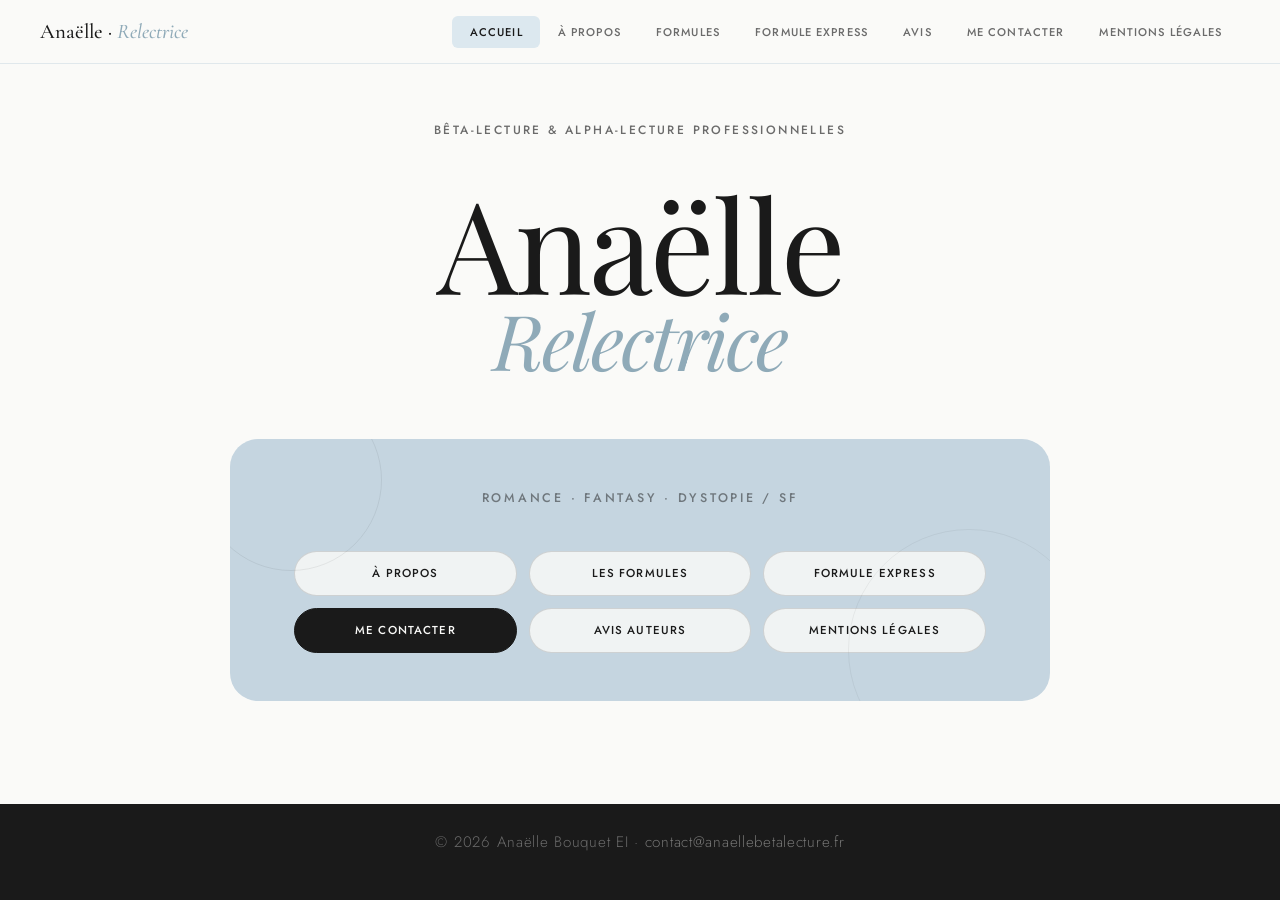
<file: index.html>
<!DOCTYPE html>
<html lang="fr">
<head>
<meta charset="UTF-8">
<meta name="viewport" content="width=device-width, initial-scale=1.0">
<title>Informations · Anaëlle Bêta-lectrice & Alpha-lectrice</title>
<meta name="description" content="Confier son livre à une bêta-lectrice et alpha-lectrice pro. Formules. Avis. Tarifs. Me contacter. Accompagnement aux auteurs.">
<meta property="og:title" content="Informations · Anaëlle Bêta-lectrice & Alpha-lectrice">
<meta property="og:description" content="Confier son livre à une bêta-lectrice et alpha-lectrice pro. Formules. Avis. Tarifs. Me contacter. Accompagnement aux auteurs.">
<meta property="og:type" content="website">
<link rel="icon" type="image/png" href="favicon.png">
<link rel="stylesheet" href="style.css">
<style>
  /* Accueil spécifique : plein écran */
  body { display: flex; flex-direction: column; min-height: 100vh; }

  .home-wrap {
    flex: 1;
    display: flex;
    flex-direction: column;
    align-items: center;
    justify-content: center;
    padding: 80px 2rem 4rem;
    text-align: center;
  }

  .home-eyebrow {
    font-size: 0.75rem;
    font-weight: 500;
    letter-spacing: 0.2em;
    text-transform: uppercase;
    color: var(--gris);
    margin-bottom: 2.5rem;
  }

  .home-title {
    font-family: 'Playfair Display', serif;
    font-size: clamp(4rem, 12vw, 8rem);
    font-weight: 400;
    line-height: 0.95;
    margin-bottom: 0.4rem;
    letter-spacing: -0.02em;
  }

  .home-title em {
    font-style: italic;
    display: block;
    color: var(--bleu-fonce);
    font-size: 0.6em;
  }

  .home-card {
    background: var(--bleu);
    border-radius: 28px;
    padding: 3rem 4rem;
    max-width: 820px;
    width: 100%;
    margin-top: 3.5rem;
    position: relative;
    overflow: hidden;
  }

  .home-card::before {
    content: '';
    position: absolute;
    top: -50px; left: -30px;
    width: 180px; height: 180px;
    border: 1px solid rgba(0,0,0,0.07);
    border-radius: 50%;
    pointer-events: none;
  }
  .home-card::after {
    content: '';
    position: absolute;
    bottom: -70px; right: -40px;
    width: 240px; height: 240px;
    border: 1px solid rgba(0,0,0,0.05);
    border-radius: 50%;
    pointer-events: none;
  }

  .home-card-subtitle {
    font-size: 0.78rem;
    font-weight: 500;
    letter-spacing: 0.22em;
    text-transform: uppercase;
    color: rgba(26,26,26,0.5);
    margin-bottom: 2.5rem;
  }

  .home-nav-grid {
    display: grid;
    grid-template-columns: 1fr 1fr 1fr;
    gap: 0.75rem;
  }

  .home-nav-btn {
    display: block;
    background: rgba(250,250,248,0.8);
    border: 1.5px solid rgba(26,26,26,0.15);
    border-radius: 50px;
    padding: 0.85rem 1rem;
    font-family: 'Jost', sans-serif;
    font-size: 0.72rem;
    font-weight: 500;
    letter-spacing: 0.1em;
    text-transform: uppercase;
    text-decoration: none;
    color: var(--noir);
    transition: all 0.25s;
    text-align: center;
  }

  .home-nav-btn:hover {
    background: var(--noir);
    color: var(--blanc);
    border-color: var(--noir);
  }

  .home-nav-btn.highlight {
    background: var(--noir);
    color: var(--blanc);
    border-color: var(--noir);
  }

  .home-nav-btn.highlight:hover {
    background: var(--bleu-fonce);
    border-color: var(--bleu-fonce);
  }

  @media (max-width: 640px) {
    .home-card { padding: 2rem 1.5rem; }
    .home-nav-grid { grid-template-columns: 1fr 1fr; }
    .home-nav-btn.highlight { grid-column: span 2; }
  }
</style>
</head>
<body>

<nav>
  <a href="index.html" class="nav-logo">Anaëlle · <span>Relectrice</span></a>
  <button class="hamburger" id="hamburger" aria-label="Menu">
    <span></span><span></span><span></span>
  </button>
  <ul class="nav-links" id="nav-links">
    <li><a href="index.html" class="active">Accueil</a></li>
    <li><a href="apropos.html">À propos</a></li>
    <li><a href="formules.html">Formules</a></li>
    <li><a href="formuleexpress.html">Formule Express</a></li>
    <li><a href="avis.html">Avis</a></li>
    <li><a href="contact.html">Me contacter</a></li>
    <li><a href="mentions.html">Mentions légales</a></li>
  </ul>
</nav>

<div class="home-wrap">
  <p class="home-eyebrow fade-in">Bêta-lecture &amp; Alpha-lecture professionnelles</p>
  <div class="home-title fade-in">
    Anaëlle
    <em>Relectrice</em>
  </div>

  <div class="home-card fade-in">
    <p class="home-card-subtitle">Romance · Fantasy · Dystopie / SF</p>
    <div class="home-nav-grid">
      <a href="apropos.html" class="home-nav-btn">À propos</a>
      <a href="formules.html" class="home-nav-btn">Les formules</a>
      <a href="formuleexpress.html" class="home-nav-btn">Formule Express</a>
      <a href="contact.html" class="home-nav-btn highlight">Me contacter</a>
      <a href="avis.html" class="home-nav-btn">Avis auteurs</a>
      <a href="mentions.html" class="home-nav-btn">Mentions légales</a>
    </div>
  </div>
</div>

<footer>
  <p>© 2026 Anaëlle Bouquet EI · <a href="mailto:contact@anaellebetalecture.fr">contact@anaellebetalecture.fr</a></p>
</footer>

<script>
  const btn = document.getElementById('hamburger');
  const links = document.getElementById('nav-links');
  btn.addEventListener('click', () => links.classList.toggle('open'));
  links.querySelectorAll('a').forEach(a => a.addEventListener('click', () => links.classList.remove('open')));
  document.querySelectorAll('.fade-in').forEach((el, i) => {
    setTimeout(() => el.classList.add('visible'), i * 120);
  });
</script>
</body>
</html>
</file>
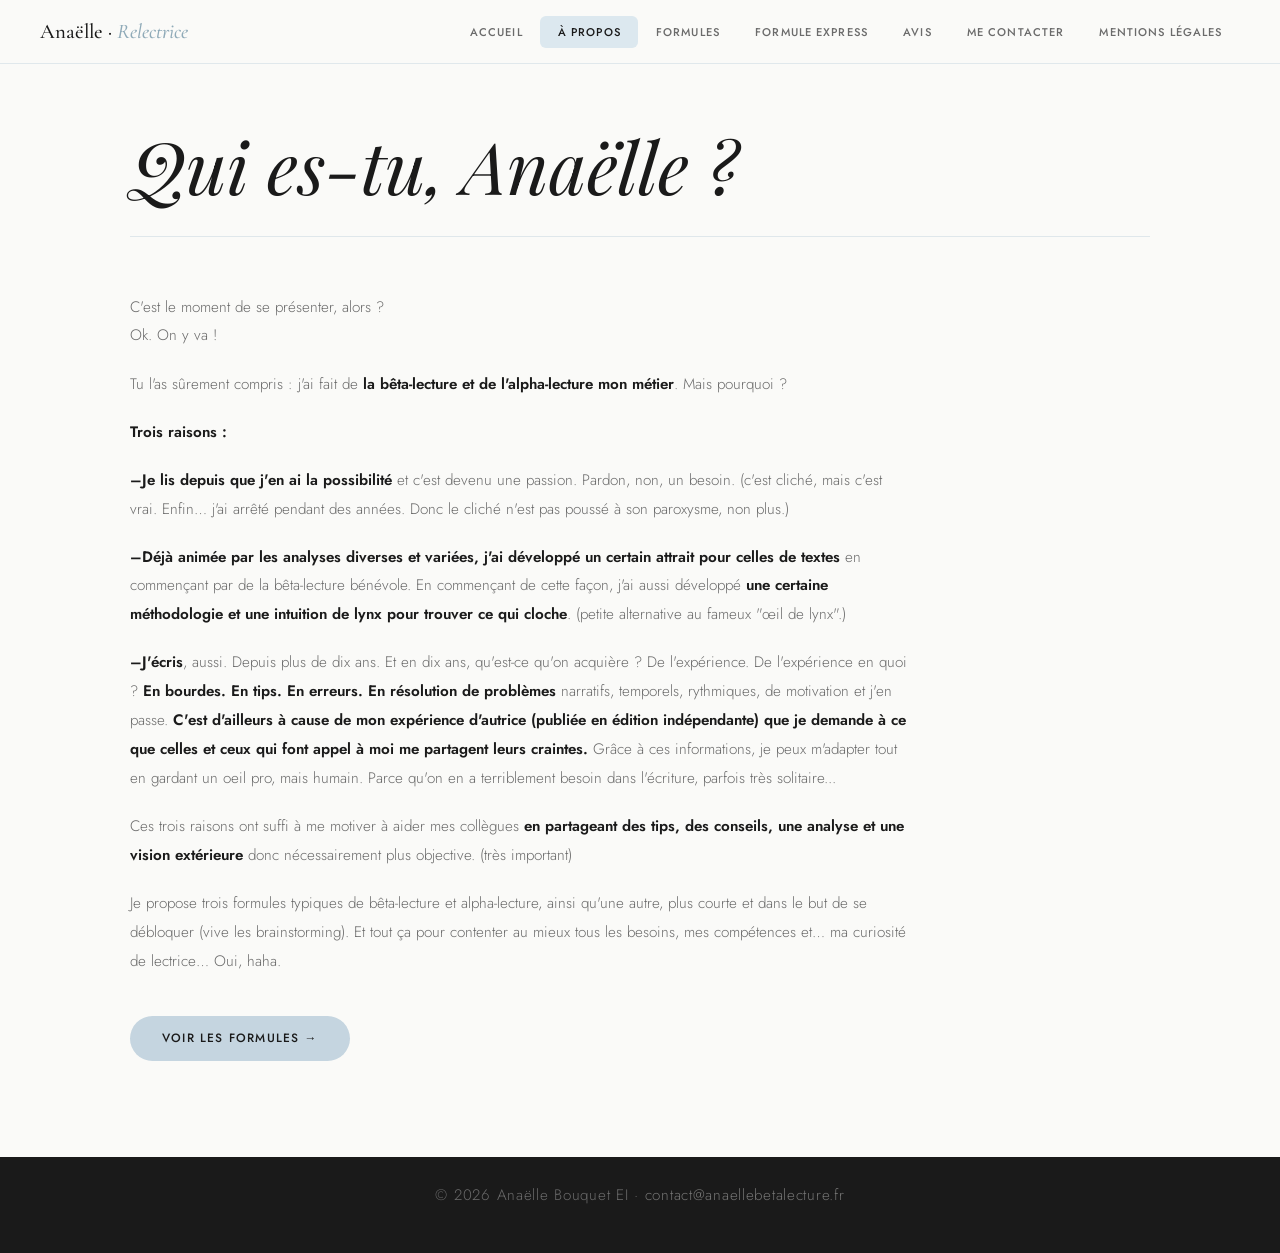
<file: apropos.html>
<!DOCTYPE html>
<html lang="fr">
<head>
<meta charset="UTF-8">
<meta name="viewport" content="width=device-width, initial-scale=1.0">
<title>À propos · Anaëlle Bêta-lectrice & Alpha-lectrice</title>
<meta name="description" content="Présensation d'une autrice et lectrice qui a fait de la bêta-lecture et de l'alpha-lecture son métier.">
<meta property="og:title" content="À propos · Anaëlle Bêta-lectrice & Alpha-lectrice">
<meta property="og:description" content="Présensation d'une autrice et lectrice qui a fait de la bêta-lecture et de l'alpha-lecture son métier.">
<meta property="og:type" content="website">
<link rel="icon" type="image/png" href="favicon.png">
<link rel="stylesheet" href="style.css">
</head>
<body>

<nav>
  <a href="index.html" class="nav-logo">Anaëlle · <span>Relectrice</span></a>
  <button class="hamburger" id="hamburger" aria-label="Menu">
    <span></span><span></span><span></span>
  </button>
  <ul class="nav-links" id="nav-links">
    <li><a href="index.html">Accueil</a></li>
    <li><a href="apropos.html" class="active">À propos</a></li>
    <li><a href="formules.html">Formules</a></li>
    <li><a href="formuleexpress.html">Formule Express</a></li>
    <li><a href="avis.html">Avis</a></li>
    <li><a href="contact.html">Me contacter</a></li>
    <li><a href="mentions.html">Mentions légales</a></li>
  </ul>
</nav>

<main>
  <div class="page-header fade-in">
    <h1>Qui es-tu, Anaëlle ?</h1>
  </div>

  <div style="max-width: 780px;" class="fade-in">
    <p>C'est le moment de se présenter, alors ?<br>Ok. On y va !</p>

    <p>Tu l'as sûrement compris : j'ai fait de <strong>la bêta-lecture et de l'alpha-lecture mon métier</strong>. Mais pourquoi ?</p>

    <p><strong>Trois raisons :</strong></p>

    <p><strong>–Je lis depuis que j'en ai la possibilité</strong> et c'est devenu une passion. Pardon, non, un besoin. (c'est cliché, mais c'est vrai. Enfin… j'ai arrêté pendant des années. Donc le cliché n'est pas poussé à son paroxysme, non plus.)</p>

    <p><strong>–Déjà animée par les analyses diverses et variées, j'ai développé un certain attrait pour celles de textes</strong> en commençant par de la bêta-lecture bénévole. En commençant de cette façon, j'ai aussi développé <strong>une certaine méthodologie et une intuition de lynx pour trouver ce qui cloche</strong>. (petite alternative au fameux "œil de lynx".)</p>

    <p><strong>–J'écris</strong>, aussi. Depuis plus de dix ans. Et en dix ans, qu'est-ce qu'on acquière ? De l'expérience. De l'expérience en quoi ? <strong>En bourdes. En tips. En erreurs. En résolution de problèmes</strong> narratifs, temporels, rythmiques, de motivation et j'en passe. <strong>C'est d'ailleurs à cause de mon expérience d'autrice (publiée en édition indépendante) que je demande à ce que celles et ceux qui font appel à moi me partagent leurs craintes.</strong> Grâce à ces informations, je peux m'adapter tout en gardant un oeil pro, mais humain. Parce qu'on en a terriblement besoin dans l'écriture, parfois très solitaire...</p>

    <p>Ces trois raisons ont suffi à me motiver à aider mes collègues <strong>en partageant des tips, des conseils, une analyse et une vision extérieure</strong> donc nécessairement plus objective. (très important)</p>

    <p>Je propose trois formules typiques de bêta-lecture et alpha-lecture, ainsi qu'une autre, plus courte et dans le but de se débloquer (vive les brainstorming). Et tout ça pour contenter au mieux tous les besoins, mes compétences et… ma curiosité de lectrice… Oui, haha.</p>

    <div style="margin-top: 2.5rem;">
      <a href="formules.html" style="display:inline-block; background:var(--bleu); border-radius:50px; padding:0.85rem 2rem; font-size:0.75rem; font-weight:500; letter-spacing:0.1em; text-transform:uppercase; text-decoration:none; color:var(--noir); transition:all 0.25s;">
        Voir les formules →
      </a>
    </div>
  </div>
</main>

<footer>
  <p>© 2026 Anaëlle Bouquet EI · <a href="mailto:contact@anaellebetalecture.fr">contact@anaellebetalecture.fr</a></p>
</footer>

<script>
  const btn = document.getElementById('hamburger');
  const links = document.getElementById('nav-links');
  btn.addEventListener('click', () => links.classList.toggle('open'));
  links.querySelectorAll('a').forEach(a => a.addEventListener('click', () => links.classList.remove('open')));
  const obs = new IntersectionObserver(entries => entries.forEach(e => { if(e.isIntersecting){ e.target.classList.add('visible'); obs.unobserve(e.target); } }), {threshold:0.1});
  document.querySelectorAll('.fade-in').forEach(el => obs.observe(el));
</script>
</body>
</html>
</file>
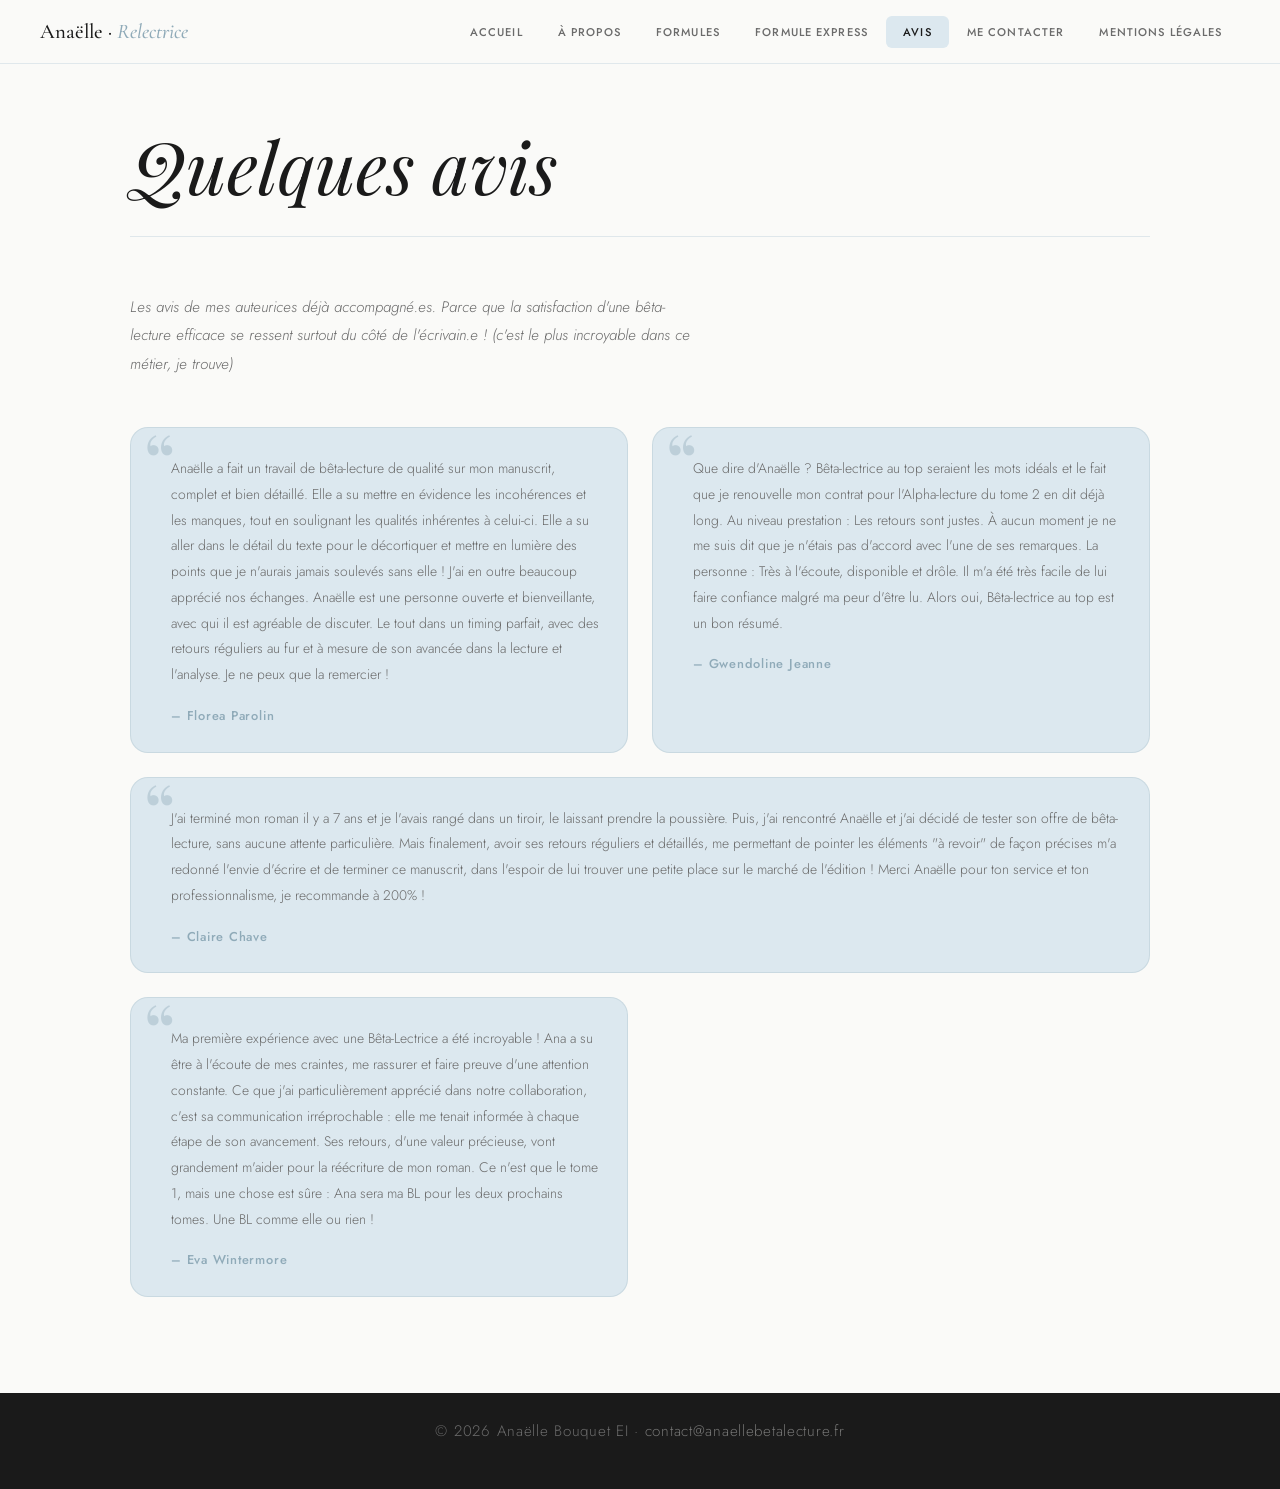
<file: avis.html>
<!DOCTYPE html>
<html lang="fr">
<head>
<meta charset="UTF-8">
<meta name="viewport" content="width=device-width, initial-scale=1.0">
<title>Avis · Anaëlle Bêta-lectrice & Alpha-lectrice</title>
<meta name="description" content="Ma première expérience avec une bêta-lectrice a été incroyable ! Ana a su être à l'écoute de mes craintes, me rassurer et faire preuve d'une attention constante.">
<meta property="og:title" content="Avis · Anaëlle Bêta-lectrice & Alpha-lectrice">
<meta property="og:description" content="Ma première expérience avec une bêta-lectrice a été incroyable ! Ana a su être à l'écoute de mes craintes, me rassurer et faire preuve d'une attention constante.">
<meta property="og:type" content="website">
<link rel="icon" type="image/png" href="favicon.png">
<link rel="stylesheet" href="style.css">
<style>
  .avis-intro {
    max-width: 560px;
    margin-bottom: 3rem;
    font-style: italic;
  }

  .avis-grid {
    display: grid;
    grid-template-columns: 1fr 1fr;
    gap: 1.5rem;
  }

  .avis-card {
    background: var(--bleu-clair);
    border-radius: 18px;
    padding: 1.75rem 1.75rem 1.5rem 2.5rem;
    font-size: 0.87rem;
    line-height: 1.85;
    color: var(--gris);
    position: relative;
    border: 1px solid rgba(143,170,184,0.25);
  }

  .avis-card::before {
    content: '\201C';
    font-family: 'Playfair Display', serif;
    font-size: 5rem;
    color: rgba(143,170,184,0.4);
    position: absolute;
    top: -0.5rem;
    left: 0.75rem;
    line-height: 1;
    pointer-events: none;
  }

  .avis-card.large {
    grid-column: span 2;
  }

  .avis-author {
    display: block;
    margin-top: 1rem;
    font-weight: 500;
    font-size: 0.8rem;
    color: var(--bleu-fonce);
    letter-spacing: 0.06em;
  }

  @media (max-width: 640px) {
    .avis-grid { grid-template-columns: 1fr; }
    .avis-card.large { grid-column: span 1; }
  }
</style>
</head>
<body>

<nav>
  <a href="index.html" class="nav-logo">Anaëlle · <span>Relectrice</span></a>
  <button class="hamburger" id="hamburger" aria-label="Menu">
    <span></span><span></span><span></span>
  </button>
  <ul class="nav-links" id="nav-links">
    <li><a href="index.html">Accueil</a></li>
    <li><a href="apropos.html">À propos</a></li>
    <li><a href="formules.html">Formules</a></li>
    <li><a href="formuleexpress.html">Formule Express</a></li>
    <li><a href="avis.html" class="active">Avis</a></li>
    <li><a href="contact.html">Me contacter</a></li>
    <li><a href="mentions.html">Mentions légales</a></li>
  </ul>
</nav>

<main>
  <div class="page-header fade-in">
    <h1>Quelques avis</h1>
  </div>

  <p class="avis-intro fade-in">
    Les avis de mes auteurices déjà accompagné.es. Parce que la satisfaction d'une bêta-lecture efficace se ressent surtout du côté de l'écrivain.e ! (c'est le plus incroyable dans ce métier, je trouve)
  </p>

  <div class="avis-grid">
    <div class="avis-card fade-in">
      Anaëlle a fait un travail de bêta-lecture de qualité sur mon manuscrit, complet et bien détaillé. Elle a su mettre en évidence les incohérences et les manques, tout en soulignant les qualités inhérentes à celui-ci. Elle a su aller dans le détail du texte pour le décortiquer et mettre en lumière des points que je n'aurais jamais soulevés sans elle ! J'ai en outre beaucoup apprécié nos échanges. Anaëlle est une personne ouverte et bienveillante, avec qui il est agréable de discuter. Le tout dans un timing parfait, avec des retours réguliers au fur et à mesure de son avancée dans la lecture et l'analyse. Je ne peux que la remercier !
      <span class="avis-author">– Florea Parolin</span>
    </div>

    <div class="avis-card fade-in">
      Que dire d'Anaëlle ? Bêta-lectrice au top seraient les mots idéals et le fait que je renouvelle mon contrat pour l'Alpha-lecture du tome 2 en dit déjà long. Au niveau prestation : Les retours sont justes. À aucun moment je ne me suis dit que je n'étais pas d'accord avec l'une de ses remarques. La personne : Très à l'écoute, disponible et drôle. Il m'a été très facile de lui faire confiance malgré ma peur d'être lu. Alors oui, Bêta-lectrice au top est un bon résumé.
      <span class="avis-author">– Gwendoline Jeanne</span>
    </div>

    <div class="avis-card large fade-in">
      J'ai terminé mon roman il y a 7 ans et je l'avais rangé dans un tiroir, le laissant prendre la poussière. Puis, j'ai rencontré Anaëlle et j'ai décidé de tester son offre de bêta-lecture, sans aucune attente particulière. Mais finalement, avoir ses retours réguliers et détaillés, me permettant de pointer les éléments "à revoir" de façon précises m'a redonné l'envie d'écrire et de terminer ce manuscrit, dans l'espoir de lui trouver une petite place sur le marché de l'édition ! Merci Anaëlle pour ton service et ton professionnalisme, je recommande à 200% !
      <span class="avis-author">– Claire Chave</span>
    </div>

    <div class="avis-card fade-in">
      Ma première expérience avec une Bêta-Lectrice a été incroyable ! Ana a su être à l'écoute de mes craintes, me rassurer et faire preuve d'une attention constante. Ce que j'ai particulièrement apprécié dans notre collaboration, c'est sa communication irréprochable : elle me tenait informée à chaque étape de son avancement. Ses retours, d'une valeur précieuse, vont grandement m'aider pour la réécriture de mon roman. Ce n'est que le tome 1, mais une chose est sûre : Ana sera ma BL pour les deux prochains tomes. Une BL comme elle ou rien !
      <span class="avis-author">– Eva Wintermore</span>
    </div>
  </div>
</main>

<footer>
  <p>© 2026 Anaëlle Bouquet EI · <a href="mailto:contact@anaellebetalecture.fr">contact@anaellebetalecture.fr</a></p>
</footer>

<script>
  const btn = document.getElementById('hamburger');
  const links = document.getElementById('nav-links');
  btn.addEventListener('click', () => links.classList.toggle('open'));
  links.querySelectorAll('a').forEach(a => a.addEventListener('click', () => links.classList.remove('open')));
  const obs = new IntersectionObserver(entries => entries.forEach(e => { if(e.isIntersecting){ e.target.classList.add('visible'); obs.unobserve(e.target); } }), {threshold:0.1});
  document.querySelectorAll('.fade-in').forEach(el => obs.observe(el));
</script>
</body>
</html>
</file>
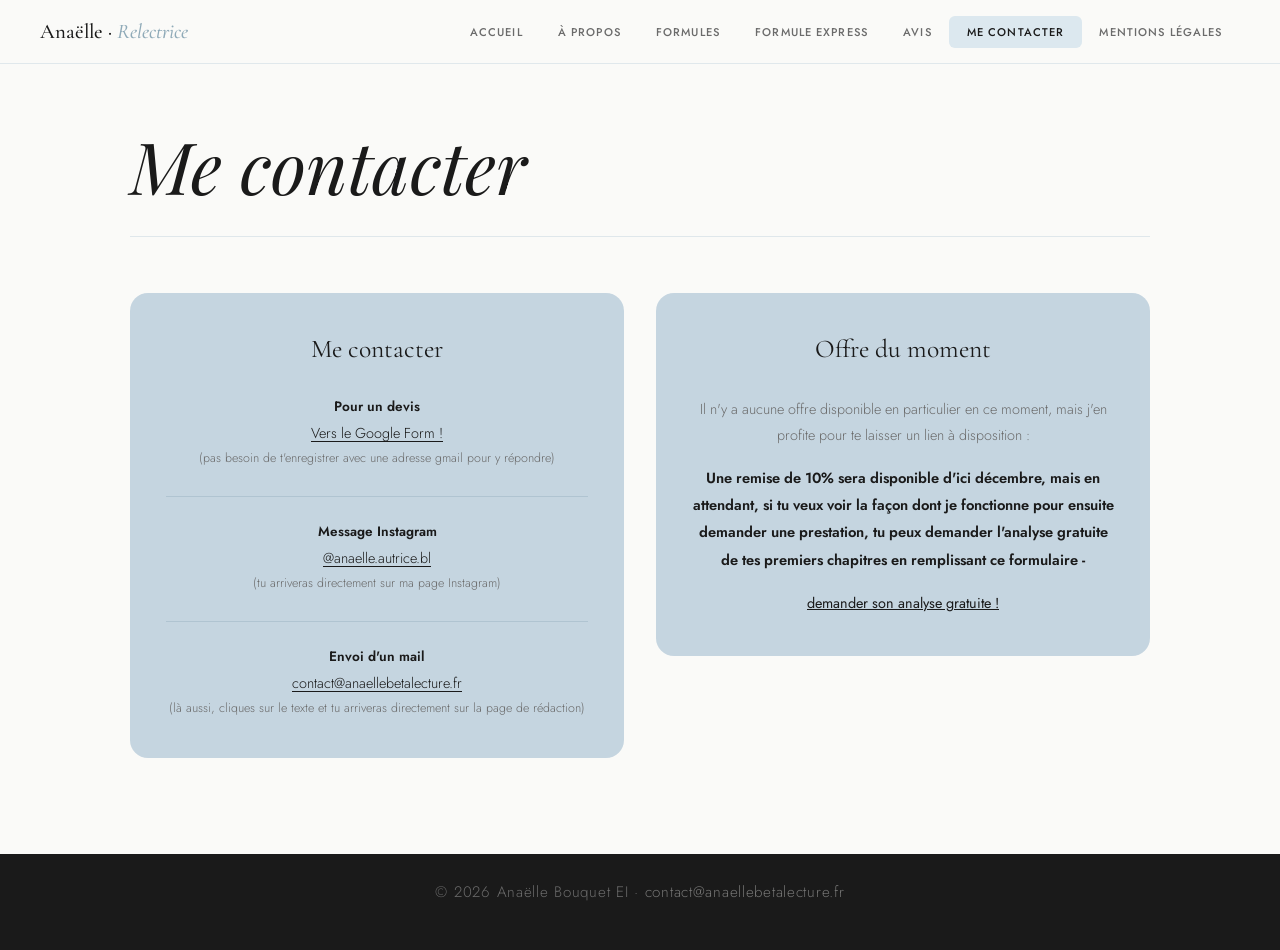
<file: contact.html>
<!DOCTYPE html>
<html lang="fr">
<head>
<meta charset="UTF-8">
<meta name="viewport" content="width=device-width, initial-scale=1.0">
<title>Me contacter · Anaëlle Bêta-lectrice & Alpha-lectrice</title>
<meta name="description" content="Ici, les liens pour demander un devis ou discuter des besoins d'alpha-lecture ou de bêta-lecture...">
<meta property="og:title" content="Me contacter · Anaëlle Bêta-lectrice & Alpha-lectrice">
<meta property="og:description" content="Ici, les liens pour demander un devis ou discuter des besoins d'alpha-lecture ou de bêta-lecture...">
<meta property="og:type" content="website">
<link rel="icon" type="image/png" href="favicon.png">
<link rel="stylesheet" href="style.css">
<style>
  .contact-grid {
    display: grid;
    grid-template-columns: 1fr 1fr;
    gap: 2rem;
    align-items: start;
  }

  .contact-box, .offre-box {
    background: var(--bleu);
    border-radius: 18px;
    padding: 2.5rem 2.25rem;
  }

  .contact-box h2, .offre-box h2 {
    font-family: 'Cormorant Garamond', serif;
    font-size: 1.6rem;
    font-weight: 400;
    margin-bottom: 2rem;
    text-align: center;
  }

  .contact-item {
    margin-bottom: 1.75rem;
    text-align: center;
  }

  .contact-item:last-child { margin-bottom: 0; }

  .contact-item strong {
    display: block;
    font-size: 0.85rem;
    font-weight: 600;
    color: var(--noir);
    margin-bottom: 0.35rem;
  }

  .contact-item a {
    color: var(--noir);
    font-size: 0.9rem;
    text-decoration: underline;
    text-underline-offset: 3px;
  }

  .contact-item a:hover { color: var(--bleu-fonce); }

  .contact-item small {
    display: block;
    font-size: 0.78rem;
    color: var(--gris);
    margin-top: 0.3rem;
    line-height: 1.5;
  }

  .offre-box p {
    font-size: 0.9rem;
    line-height: 1.85;
    color: var(--gris);
    text-align: center;
    margin-bottom: 1rem;
  }

  .offre-box strong {
    color: var(--noir);
    font-size: 0.92rem;
    font-weight: 600;
  }

  .offre-box a { color: var(--noir); font-weight: 500; text-decoration: underline; }
  .offre-box a:hover { color: var(--bleu-fonce); }

  .divider {
    border: none;
    border-top: 1px solid rgba(143,170,184,0.4);
    margin: 1.5rem 0;
  }

  @media (max-width: 720px) {
    .contact-grid { grid-template-columns: 1fr; }
  }
</style>
</head>
<body>

<nav>
  <a href="index.html" class="nav-logo">Anaëlle · <span>Relectrice</span></a>
  <button class="hamburger" id="hamburger" aria-label="Menu">
    <span></span><span></span><span></span>
  </button>
  <ul class="nav-links" id="nav-links">
    <li><a href="index.html">Accueil</a></li>
    <li><a href="apropos.html">À propos</a></li>
    <li><a href="formules.html">Formules</a></li>
    <li><a href="formuleexpress.html">Formule Express</a></li>
    <li><a href="avis.html">Avis</a></li>
    <li><a href="contact.html" class="active">Me contacter</a></li>
    <li><a href="mentions.html">Mentions légales</a></li>
  </ul>
</nav>

<main>
  <div class="page-header fade-in">
    <h1>Me contacter</h1>
  </div>

  <div class="contact-grid">
    <div class="contact-box fade-in">
      <h2>Me contacter</h2>

      <div class="contact-item">
        <strong>Pour un devis</strong>
        <a href="https://docs.google.com/forms/d/e/1FAIpQLSdsYZMsDlrnnRX70OK2t-dtR_phQ17NZog_yafFNE4o_BAM6Q/viewform" target="_blank">Vers le Google Form !</a>
        <small>(pas besoin de t'enregistrer avec une adresse gmail pour y répondre)</small>
      </div>

      <hr class="divider">

      <div class="contact-item">
        <strong>Message Instagram</strong>
        <a href="https://www.instagram.com/anaelle.autrice.bl/" target="_blank">@anaelle.autrice.bl</a>
        <small>(tu arriveras directement sur ma page Instagram)</small>
      </div>

      <hr class="divider">

      <div class="contact-item">
        <strong>Envoi d'un mail</strong>
        <a href="mailto:contact@anaellebetalecture.fr">contact@anaellebetalecture.fr</a>
        <small>(là aussi, cliques sur le texte et tu arriveras directement sur la page de rédaction)</small>
      </div>
    </div>

    <div class="offre-box fade-in">
      <h2>Offre du moment</h2>
      <p>Il n'y a aucune offre disponible en particulier en ce moment, mais j'en profite pour te laisser un lien à disposition :</p>
      <p><strong>Une remise de 10% sera disponible d'ici décembre, mais en attendant, si tu veux voir la façon dont je fonctionne pour ensuite demander une prestation, tu peux demander l'analyse gratuite de tes premiers chapitres en remplissant ce formulaire -</strong></p>
      <p style="text-align:center; margin-bottom:0;"><a href="https://forms.gle/mNWnxVGg2VJFLD5W8" target="_blank" style="font-weight:400;">demander son analyse gratuite !</a></p>
    </div>
  </div>
</main>

<footer>
  <p>© 2026 Anaëlle Bouquet EI · <a href="mailto:contact@anaellebetalecture.fr">contact@anaellebetalecture.fr</a></p>
</footer>

<script>
  const btn = document.getElementById('hamburger');
  const links = document.getElementById('nav-links');
  btn.addEventListener('click', () => links.classList.toggle('open'));
  links.querySelectorAll('a').forEach(a => a.addEventListener('click', () => links.classList.remove('open')));
  const obs = new IntersectionObserver(entries => entries.forEach(e => { if(e.isIntersecting){ e.target.classList.add('visible'); obs.unobserve(e.target); } }), {threshold:0.1});
  document.querySelectorAll('.fade-in').forEach(el => obs.observe(el));
</script>
</body>
</html>
</file>
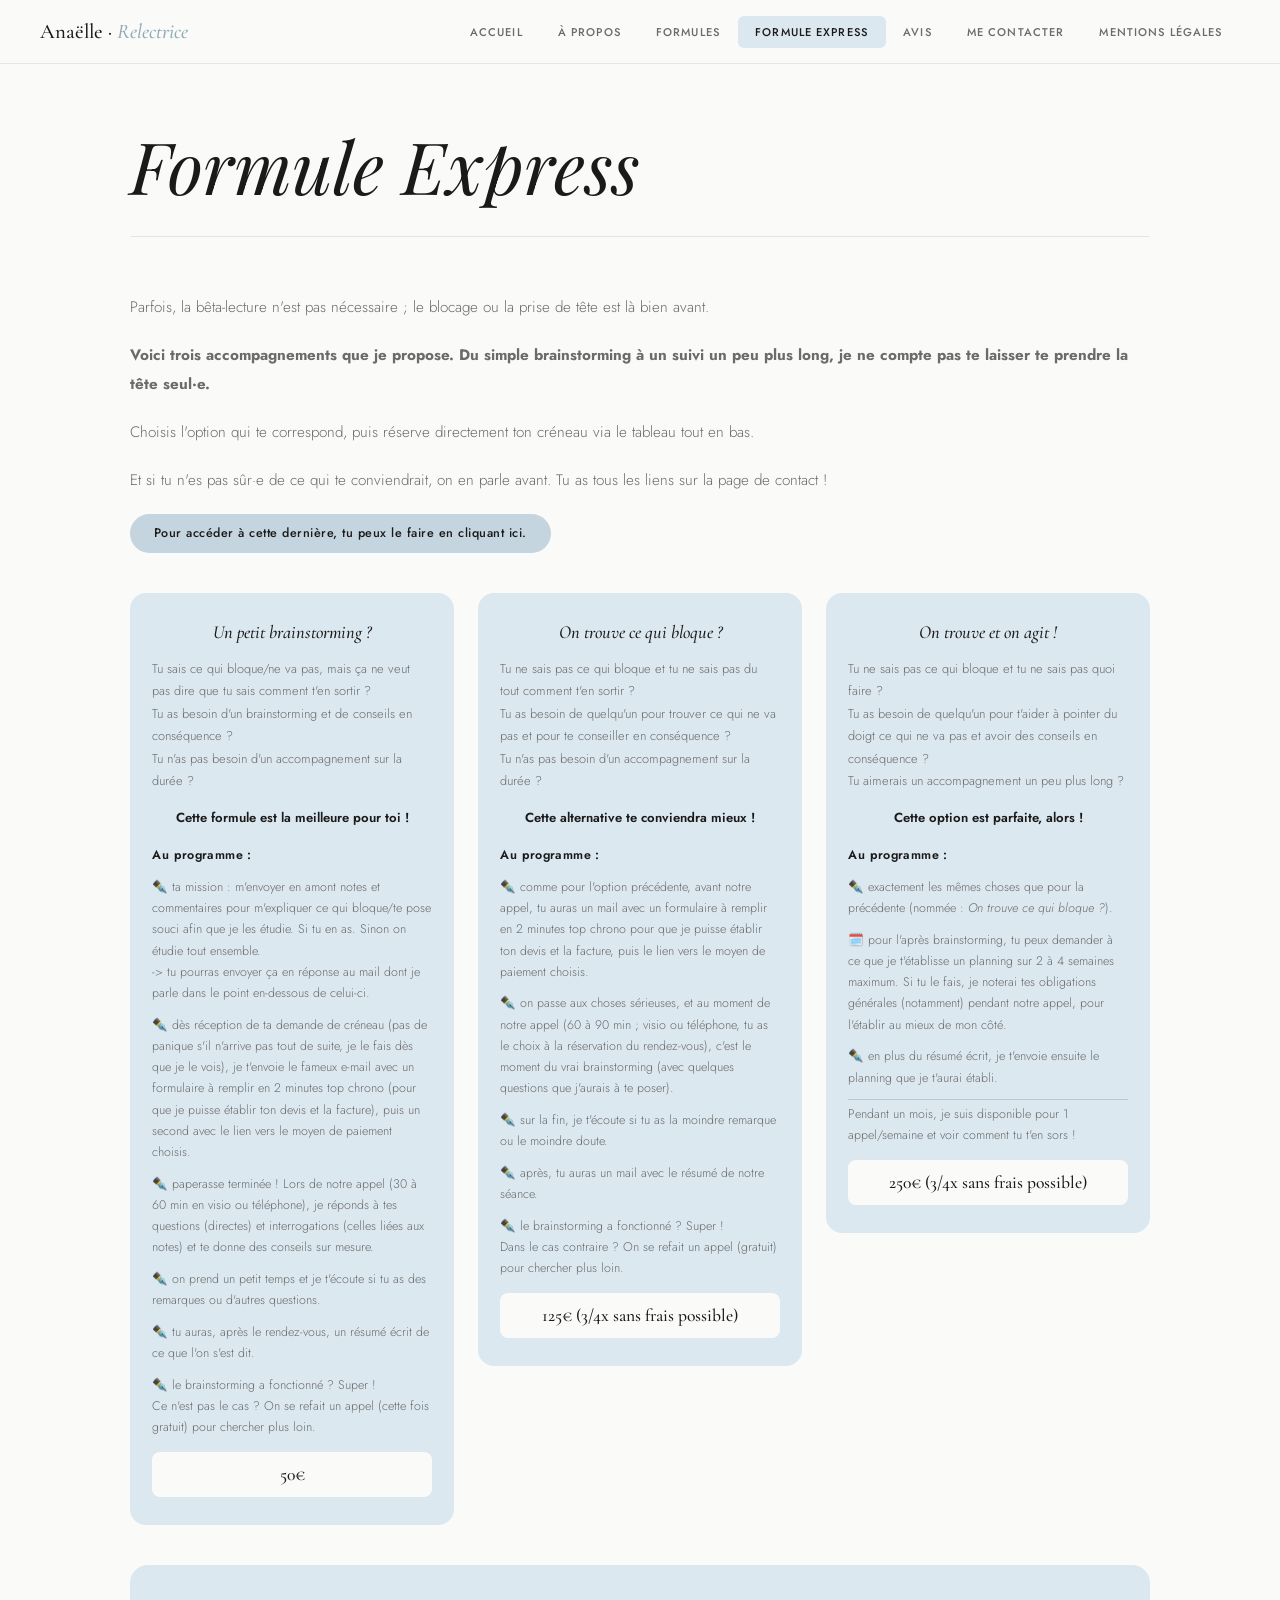
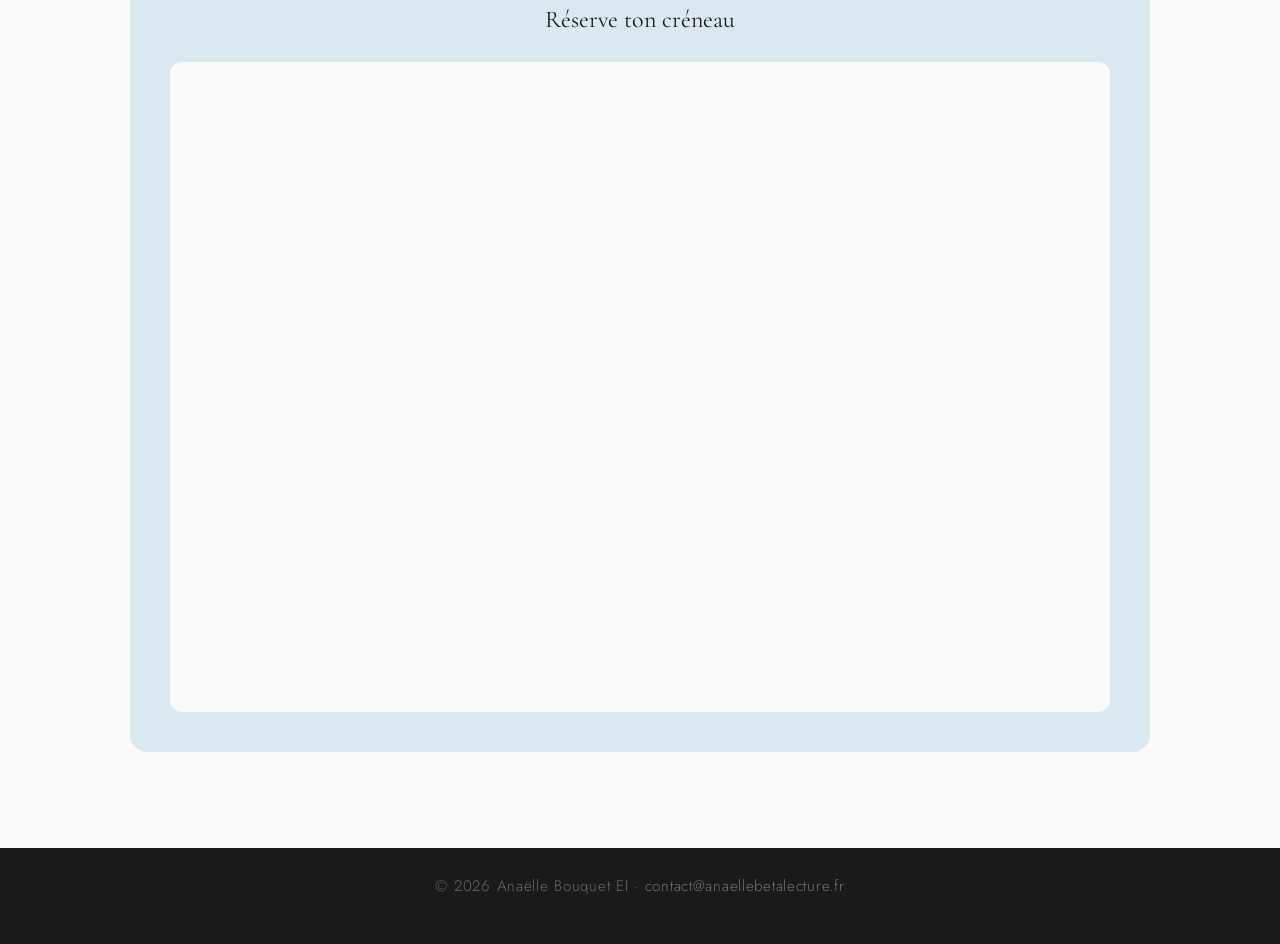
<file: formuleexpress.html>
<!DOCTYPE html>
<html lang="fr">
<head>
<meta charset="UTF-8">
<meta name="viewport" content="width=device-width, initial-scale=1.0">
<title>Formule coaching · Anaëlle Bêta-lectrice & Alpha-lectrice</title>
<meta name="description" content="Pour palier au blocage et aux prises de tête de l'écrivain, une formule d'aide à l'écriture à partir de 50 euros.">
<meta property="og:title" content="Formule coaching · Anaëlle Bêta-lectrice & Alpha-lectrice">
<meta property="og:description" content="Pour palier au blocage et aux prises de tête de l'écrivain, une formule d'aide à l'écriture à partir de 50 euros.">
<meta property="og:type" content="website">
<link rel="icon" type="image/png" href="favicon.png">
<link rel="stylesheet" href="style.css">
<style>
  .express-intro {
    max-width: 680px;
    margin-bottom: 3rem;
  }

  .express-contact-bubble {
    display: inline-block;
    background: var(--bleu);
    border-radius: 50px;
    padding: 0.65rem 1.5rem;
    font-size: 0.78rem;
    font-weight: 500;
    letter-spacing: 0.04em;
    text-decoration: none;
    color: var(--noir);
    margin-bottom: 2.5rem;
    transition: all 0.25s;
  }
  .express-contact-bubble:hover {
    background: var(--bleu-fonce);
    color: var(--blanc);
  }

  /* ── LAYOUT : options en ligne, calendrier en dessous ── */
  .options-row {
    display: grid;
    grid-template-columns: repeat(3, 1fr);
    gap: 1.5rem;
    align-items: start;
    margin-bottom: 2.5rem;
  }

  /* ── BULLES D'OPTIONS ── */
  .option-card {
    background: var(--bleu-clair);
    border-radius: 16px;
    padding: 1.75rem 1.4rem;
    display: flex;
    flex-direction: column;
    gap: 0.85rem;
  }

  .option-title {
    font-family: 'Cormorant Garamond', serif;
    font-size: 1.15rem;
    font-weight: 500;
    font-style: italic;
    text-align: center;
    line-height: 1.3;
  }

  .option-questions {
    font-size: 0.8rem;
    line-height: 1.75;
    color: var(--gris);
    margin-bottom: 0;
  }

  .option-highlight {
    font-weight: 600;
    font-size: 0.82rem;
    text-align: center;
    color: var(--noir);
    margin-bottom: 0;
  }

  .option-subtitle {
    font-weight: 600;
    font-size: 0.78rem;
    letter-spacing: 0.03em;
    color: var(--noir);
    margin-bottom: -0.3rem;
  }

  .option-detail p {
    font-size: 0.78rem;
    line-height: 1.7;
    color: var(--gris);
    margin-bottom: 0.65rem;
  }
  .option-detail p:last-child { margin-bottom: 0; }

  .option-divider {
    border: none;
    border-top: 1px solid rgba(143,170,184,0.5);
    margin: 0.25rem 0;
  }

  .option-price {
    background: var(--blanc);
    border-radius: 8px;
    padding: 0.75rem;
    text-align: center;
    font-family: 'Cormorant Garamond', serif;
    font-size: 1.1rem;
    font-weight: 500;
    margin-top: auto;
  }

  /* ── CARTE CALENDRIER ── */
  .express-card {
    background: var(--bleu-clair);
    border-radius: 18px;
    padding: 2.5rem;
  }

  .express-card h2 {
    font-family: 'Cormorant Garamond', serif;
    font-size: 1.5rem;
    font-weight: 400;
    text-align: center;
    margin-bottom: 1.75rem;
  }

  #inline-widget-anaelle-relectrice-reserver-un-creneau {
    background: var(--blanc);
    border-radius: 12px;
    overflow: hidden;
    min-height: 650px;
  }

  @media (max-width: 820px) {
    .options-row { grid-template-columns: 1fr; }
  }

  @media (max-width: 640px) {
    .express-card { padding: 1.5rem 1.25rem; }
  }
</style>
</head>
<body>

<nav>
  <a href="index.html" class="nav-logo">Anaëlle · <span>Relectrice</span></a>
  <button class="hamburger" id="hamburger" aria-label="Menu">
    <span></span><span></span><span></span>
  </button>
  <ul class="nav-links" id="nav-links">
    <li><a href="index.html">Accueil</a></li>
    <li><a href="apropos.html">À propos</a></li>
    <li><a href="formules.html">Formules</a></li>
    <li><a href="formuleexpress.html" class="active">Formule Express</a></li>
    <li><a href="avis.html">Avis</a></li>
    <li><a href="contact.html">Me contacter</a></li>
    <li><a href="mentions.html">Mentions légales</a></li>
  </ul>
</nav>

<main>
  <div class="page-header fade-in">
    <h1>Formule Express</h1>
  </div>

  <p class="express-intro fade-in">
  <p>Parfois, la bêta-lecture n'est pas nécessaire ; le blocage ou la prise de tête est là bien avant.<p>
  <b>Voici trois accompagnements que je propose. Du simple brainstorming à un suivi un peu plus long, je ne compte pas te laisser te prendre la tête seul·e.</b>
  <p>Choisis l'option qui te correspond, puis réserve directement ton créneau via le tableau tout en bas.<p>
  <p>Et si tu n'es pas sûr·e de ce qui te conviendrait, on en parle avant. Tu as tous les liens sur la page de contact !<p>
  </p>

  <a href="contact.html" class="express-contact-bubble fade-in">Pour accéder à cette dernière, tu peux le faire en cliquant ici.</a>

  <div class="options-row">
    <!-- Option 1 -->
    <div class="option-card fade-in">
      <h3 class="option-title">Un petit brainstorming ?</h3>
      <p class="option-questions">
        Tu sais ce qui bloque/ne va pas, mais ça ne veut pas dire que tu sais comment t'en sortir ?<br>
        Tu as besoin d'un brainstorming et de conseils en conséquence ?<br>
        Tu n'as pas besoin d'un accompagnement sur la durée ?
      </p>
      <p class="option-highlight">Cette formule est la meilleure pour toi !</p>
      <p class="option-subtitle">Au programme :</p>
      <div class="option-detail">
        <p>✒️ ta mission : m'envoyer en amont notes et commentaires pour m'expliquer ce qui bloque/te pose souci afin que je les étudie. Si tu en as. Sinon on étudie tout ensemble.<br>-&gt; tu pourras envoyer ça en réponse au mail dont je parle dans le point en-dessous de celui-ci.</p>
        <p>✒️ dès réception de ta demande de créneau (pas de panique s'il n'arrive pas tout de suite, je le fais dès que je le vois), je t'envoie le fameux e-mail avec un formulaire à remplir en 2 minutes top chrono (pour que je puisse établir ton devis et la facture), puis un second avec le lien vers le moyen de paiement choisis.</p>
        <p>✒️ paperasse terminée ! Lors de notre appel (30 à 60 min en visio ou téléphone), je réponds à tes questions (directes) et interrogations (celles liées aux notes) et te donne des conseils sur mesure.</p>
        <p>✒️ on prend un petit temps et je t'écoute si tu as des remarques ou d'autres questions.</p>
        <p>✒️ tu auras, après le rendez-vous, un résumé écrit de ce que l'on s'est dit.</p>
        <p>✒️ le brainstorming a fonctionné ? Super !<br>Ce n'est pas le cas ? On se refait un appel (cette fois gratuit) pour chercher plus loin.</p>
      </div>
      <div class="option-price">50€</div>
    </div>

    <!-- Option 2 -->
    <div class="option-card fade-in">
      <h3 class="option-title">On trouve ce qui bloque ?</h3>
      <p class="option-questions">
        Tu ne sais pas ce qui bloque et tu ne sais pas du tout comment t'en sortir ?<br>
        Tu as besoin de quelqu'un pour trouver ce qui ne va pas et pour te conseiller en conséquence ?<br>
        Tu n'as pas besoin d'un accompagnement sur la durée ?
      </p>
      <p class="option-highlight">Cette alternative te conviendra mieux !</p>
      <p class="option-subtitle">Au programme :</p>
      <div class="option-detail">
        <p>✒️ comme pour l'option précédente, avant notre appel, tu auras un mail avec un formulaire à remplir en 2 minutes top chrono pour que je puisse établir ton devis et la facture, puis le lien vers le moyen de paiement choisis.</p>
        <p>✒️ on passe aux choses sérieuses, et au moment de notre appel (60 à 90 min ; visio ou téléphone, tu as le choix à la réservation du rendez-vous), c'est le moment du vrai brainstorming (avec quelques questions que j'aurais à te poser).</p>
        <p>✒️ sur la fin, je t'écoute si tu as la moindre remarque ou le moindre doute.</p>
        <p>✒️ après, tu auras un mail avec le résumé de notre séance.</p>
        <p>✒️ le brainstorming a fonctionné ? Super !<br>Dans le cas contraire ? On se refait un appel (gratuit) pour chercher plus loin.</p>
      </div>
      <div class="option-price">125€ (3/4x sans frais possible)</div>
    </div>

    <!-- Option 3 -->
    <div class="option-card fade-in">
      <h3 class="option-title">On trouve et on agit !</h3>
      <p class="option-questions">
        Tu ne sais pas ce qui bloque et tu ne sais pas quoi faire ?<br>
        Tu as besoin de quelqu'un pour t'aider à pointer du doigt ce qui ne va pas et avoir des conseils en conséquence ?<br>
        Tu aimerais un accompagnement un peu plus long ?
      </p>
      <p class="option-highlight">Cette option est parfaite, alors !</p>
      <p class="option-subtitle">Au programme :</p>
      <div class="option-detail">
        <p>✒️ exactement les mêmes choses que pour la précédente (nommée : <em>On trouve ce qui bloque ?</em>).</p>
        <p>🗓️ pour l'après brainstorming, tu peux demander à ce que je t'établisse un planning sur 2 à 4 semaines maximum. Si tu le fais, je noterai tes obligations générales (notamment) pendant notre appel, pour l'établir au mieux de mon côté.</p>
        <p>✒️ en plus du résumé écrit, je t'envoie ensuite le planning que je t'aurai établi.</p>
        <hr class="option-divider">
        <p>Pendant un mois, je suis disponible pour 1 appel/semaine et voir comment tu t'en sors !</p>
      </div>
      <div class="option-price">250€ (3/4x sans frais possible)</div>
    </div>
  </div>

  <!-- Calendrier -->
  <div class="express-card fade-in">
    <h2>Réserve ton créneau</h2>

    <!-- Koalendar Inline Embed Start -->
    <div id="inline-widget-anaelle-relectrice-reserver-un-creneau"></div>
    <script>window.Koalendar=window.Koalendar||function(){(Koalendar.props=Koalendar.props||[]).push(arguments)};</script>
    <script async src="https://koalendar.com/assets/widget.js"></script>
    <script>Koalendar('inline', {"url":"https://koalendar.com/e/anaelle-relectrice-reserver-un-creneau","selector":"#inline-widget-anaelle-relectrice-reserver-un-creneau"});</script>
    <!-- Koalendar Inline Embed End -->
  </div>
</main>

<footer>
  <p>© 2026 Anaëlle Bouquet EI · <a href="mailto:contact@anaellebetalecture.fr">contact@anaellebetalecture.fr</a></p>
</footer>

<script>
  const btn = document.getElementById('hamburger');
  const links = document.getElementById('nav-links');
  btn.addEventListener('click', () => links.classList.toggle('open'));
  links.querySelectorAll('a').forEach(a => a.addEventListener('click', () => links.classList.remove('open')));
  const obs = new IntersectionObserver(entries => entries.forEach(e => { if(e.isIntersecting){ e.target.classList.add('visible'); obs.unobserve(e.target); } }), {threshold:0.1});
  document.querySelectorAll('.fade-in').forEach(el => obs.observe(el));
</script>
</body>
</html>
</file>
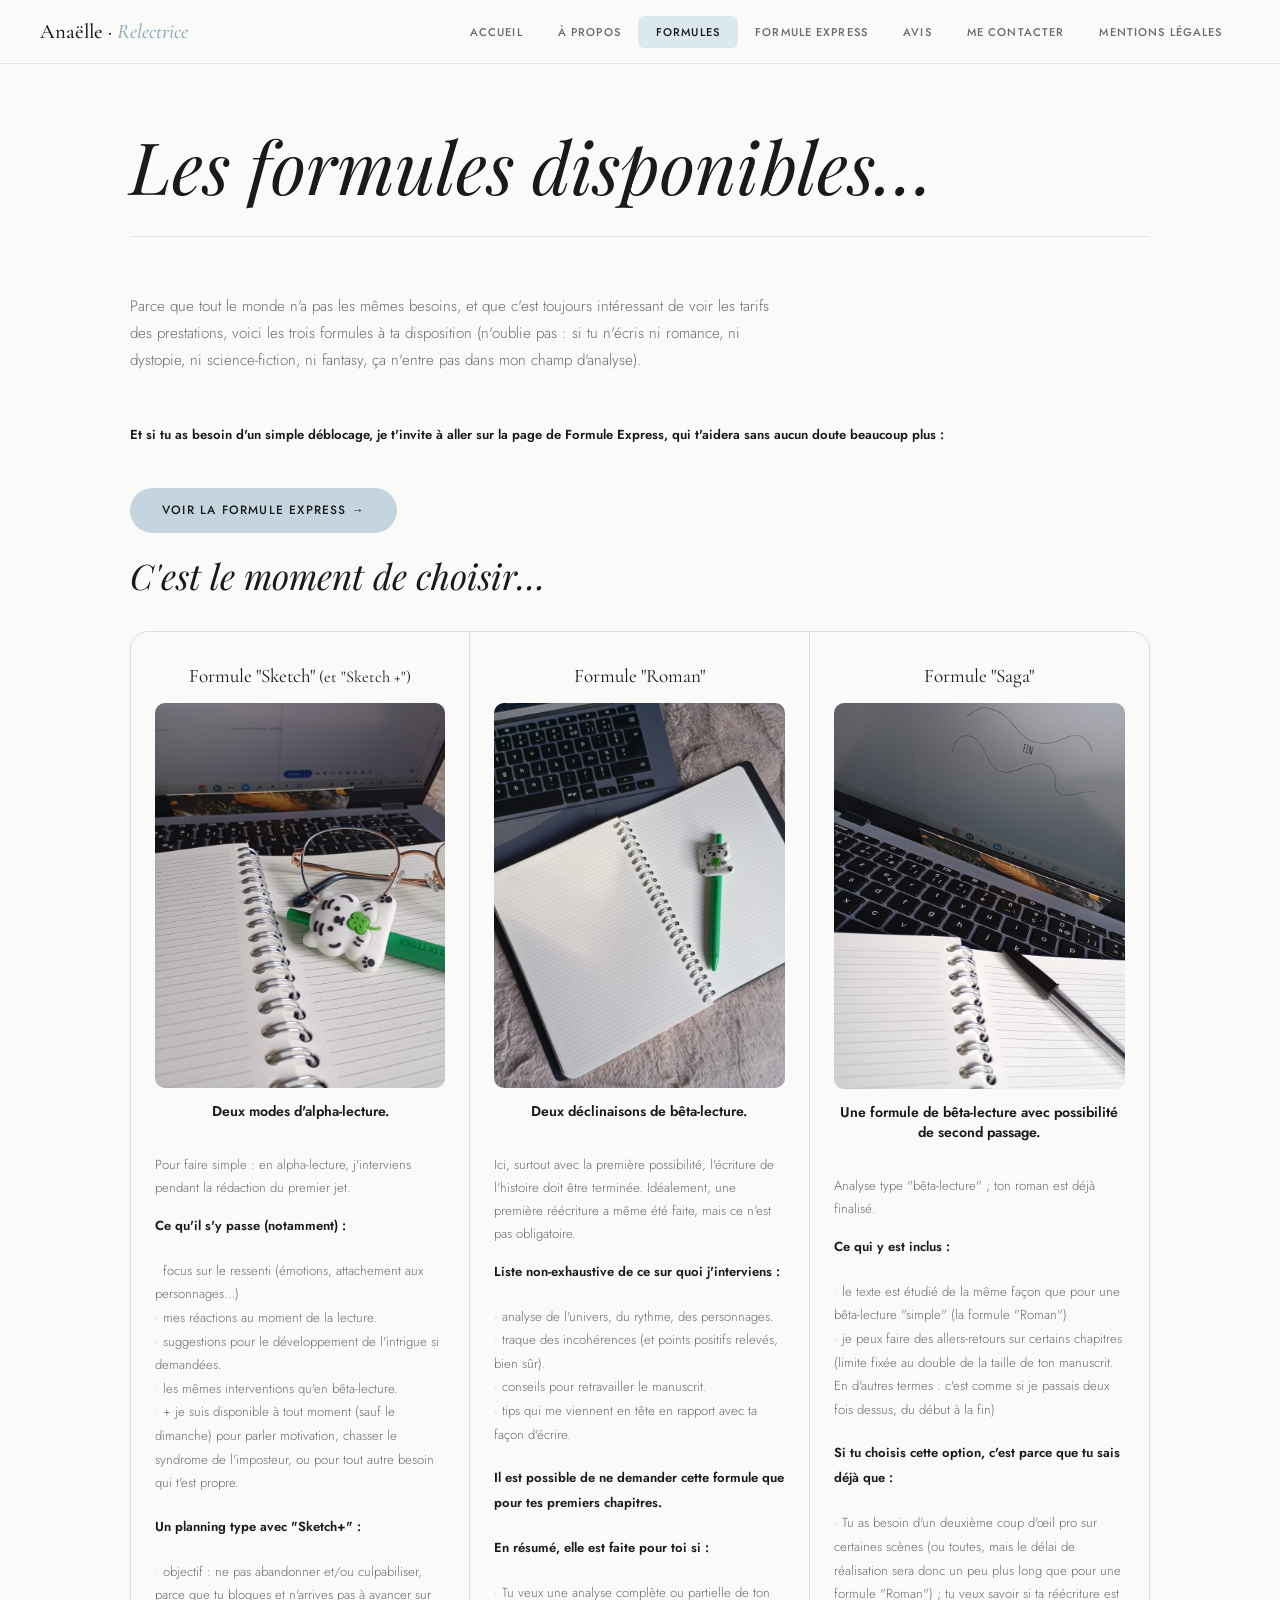
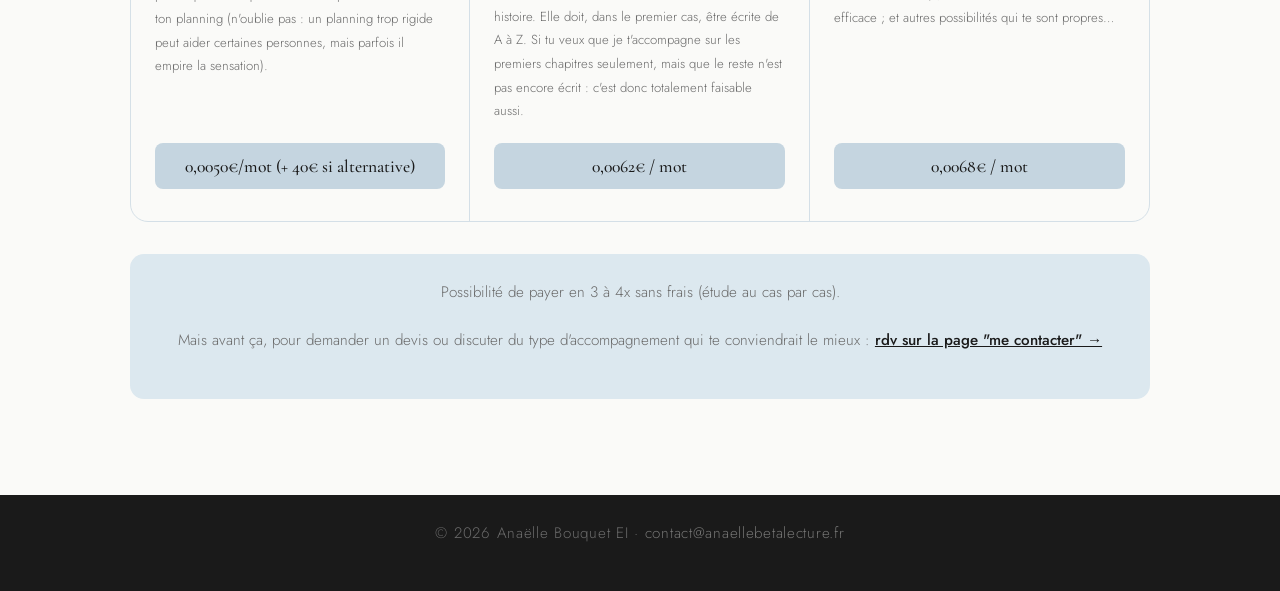
<file: formules.html>
<!DOCTYPE html>
<html lang="fr">
<head>
<meta charset="UTF-8">
<meta name="viewport" content="width=device-width, initial-scale=1.0">
<title>Les formules · Anaëlle Bêta-lectrice & Alpha-lectrice</title>
<meta name="description" content="Trois offres, avec leurs tarifs, d'alpha-lecture et beta-lecture professionnelle. Vouloir un avis et une analyse sur son manuscrit, c'est super, connaître le prix aussi.">
<meta property="og:title" content="Les formules · Anaëlle Bêta-lectrice & Alpha-lectrice">
<meta property="og:description" content="Trois offres, avec leurs tarifs, d'alpha-lecture et beta-lecture professionnelle. Vouloir un avis et une analyse sur son manuscrit, c'est super, connaître le prix aussi.">
<meta property="og:type" content="website">
<link rel="icon" type="image/png" href="favicon.png">
<link rel="stylesheet" href="style.css">
<style>
  .formules-intro {
    color: var(--gris);
    font-size: 0.95rem;
    line-height: 1.8;
    max-width: 640px;
    margin-bottom: 3rem;
  }

  .formules-subtitle {
    font-family: 'Playfair Display', serif;
    font-size: clamp(1.5rem, 3vw, 2.2rem);
    font-weight: 400;
    font-style: italic;
    margin-bottom: 2rem;
  }

  .formules-grid {
    display: grid;
    grid-template-columns: repeat(3, 1fr);
    border: 1px solid rgba(197,213,224,0.7);
    border-radius: 18px;
    overflow: hidden;
    margin-bottom: 2rem;
  }

  .formule-col {
    padding: 2rem 1.5rem;
    border-right: 1px solid rgba(197,213,224,0.7);
    display: flex;
    flex-direction: column;
    gap: 0.85rem;
  }
  .formule-col:last-child { border-right: none; }

  .formule-col h3 {
    font-family: 'Cormorant Garamond', serif;
    font-size: 1.2rem;
    font-weight: 400;
    text-align: center;
    line-height: 1.3;
  }

  .formule-img {
    width: 100%;
    aspect-ratio: 4/3;
    background: var(--bleu-clair);
    border-radius: 10px;
    display: flex;
    align-items: center;
    justify-content: center;
    font-size: 2.2rem;
  }

  .formule-tagline {
    font-weight: 600;
    font-size: 0.88rem;
    text-align: center;
    line-height: 1.4;
    color: var(--noir);
  }

  .formule-desc {
    font-size: 0.82rem;
    line-height: 1.75;
    color: var(--gris);
    margin-bottom: 0;
  }

  .formule-list-title {
    font-weight: 600;
    font-size: 0.82rem;
    color: var(--noir);
    margin-bottom: 0.4rem;
  }

  .formule-list {
    list-style: none;
    font-size: 0.82rem;
    line-height: 1.8;
    color: var(--gris);
    margin-bottom: 0.4rem;
  }
  .formule-list li::before { content: "· "; color: var(--bleu-fonce); }

  .formule-price {
    background: var(--bleu);
    border-radius: 8px;
    padding: 0.8rem;
    text-align: center;
    font-family: 'Cormorant Garamond', serif;
    font-size: 1.1rem;
    font-weight: 500;
    margin-top: auto;
  }

  .formule-note {
    background: var(--bleu-clair);
    border-radius: 14px;
    padding: 1.5rem 2rem;
    font-size: 0.88rem;
    line-height: 1.75;
    color: var(--gris);
    text-align: center;
  }
  .formule-note a { color: var(--noir); font-weight: 500; }

  @media (max-width: 820px) {
    .formules-grid { grid-template-columns: 1fr; }
    .formule-col { border-right: none; border-bottom: 1px solid rgba(197,213,224,0.7); }
    .formule-col:last-child { border-bottom: none; }
  }
</style>
</head>
<body>

<nav>
  <a href="index.html" class="nav-logo">Anaëlle · <span>Relectrice</span></a>
  <button class="hamburger" id="hamburger" aria-label="Menu">
    <span></span><span></span><span></span>
  </button>
  <ul class="nav-links" id="nav-links">
    <li><a href="index.html">Accueil</a></li>
    <li><a href="apropos.html">À propos</a></li>
    <li><a href="formules.html" class="active">Formules</a></li>
    <li><a href="formuleexpress.html">Formule Express</a></li>
    <li><a href="avis.html">Avis</a></li>
    <li><a href="contact.html">Me contacter</a></li>
    <li><a href="mentions.html">Mentions légales</a></li>
  </ul>
</nav>

<main>
  <div class="page-header fade-in">
    <h1>Les formules disponibles…</h1>
  </div>

  <p class="formules-intro fade-in">
    Parce que tout le monde n'a pas les mêmes besoins, et que c'est toujours intéressant de voir les tarifs des prestations, voici les trois formules
    à ta disposition (n'oublie pas : si tu n'écris ni romance, ni dystopie, ni science-fiction, ni fantasy, ça n'entre pas
    dans mon champ d'analyse).
   <p class="formule-list-title">Et si tu as besoin d'un simple déblocage, je t'invite à aller sur la page de Formule Express, qui t'aidera sans aucun doute beaucoup plus :</p>
      <div style="margin-top: 2.5rem;">
      <a href="formuleexpress.html" style="display:inline-block; background:var(--bleu); border-radius:50px; padding:0.85rem 2rem; font-size:0.75rem; font-weight:500; letter-spacing:0.1em; text-transform:uppercase; text-decoration:none; color:var(--noir); transition:all 0.25s;">
        Voir la Formule Express →
      </a>
    </div>
  </p>

  <h2 class="formules-subtitle fade-in">C'est le moment de choisir…</h2>

  <div class="formules-grid fade-in">
    <!-- Sketch -->
    <div class="formule-col">
      <h3>Formule "Sketch" <small style="font-size:0.85em;">(et "Sketch +")</small></h3>
      <div class="formule-img"><img src="photo3.jpg" alt="Formule Sketch" style="width:100%;height:100%;object-fit:cover;border-radius:10px;"></div>
      <p class="formule-tagline">Deux modes d'alpha-lecture.</p>
      <p class="formule-desc">Pour faire simple : en alpha-lecture, j'interviens pendant la rédaction du premier jet.</p>
      <p class="formule-list-title">Ce qu'il s'y passe (notamment) :</p>
      <ul class="formule-list">
        <li>focus sur le ressenti (émotions, attachement aux personnages…)</li>
        <li>mes réactions au moment de la lecture.</li>
        <li>suggestions pour le développement de l'intrigue si demandées.</li>
        <li>les mêmes interventions qu'en bêta-lecture.</li>
        <li>+ je suis disponible à tout moment (sauf le dimanche) pour parler motivation, chasser le syndrome de l'imposteur, ou pour tout autre besoin qui t'est propre.</li>
      </ul>
      <p class="formule-list-title">Un planning type avec "Sketch+" :</p>
      <ul class="formule-list">
        <li>objectif : ne pas abandonner et/ou culpabiliser, parce que tu bloques et n'arrives pas à avancer sur ton planning (n'oublie pas : un planning trop rigide peut aider certaines personnes, mais parfois il empire la sensation).</li>
      </ul>
      <div class="formule-price">0,0050€/mot (+ 40€ si alternative)</div>
    </div>

    <!-- Roman -->
    <div class="formule-col">
      <h3>Formule "Roman"</h3>
      <div class="formule-img"><img src="photo1.jpg" alt="Formule Roman" style="width:100%;height:100%;object-fit:cover;border-radius:10px;"></div>
      <p class="formule-tagline">Deux déclinaisons de bêta-lecture.</p>
      <p class="formule-desc">Ici, surtout avec la première possibilité, l'écriture de l'histoire doit être terminée. Idéalement, une première réécriture a même été faite, mais ce n'est pas obligatoire.</p>
      <p class="formule-list-title">Liste non-exhaustive de ce sur quoi j'interviens :</p>
      <ul class="formule-list">
        <li>analyse de l'univers, du rythme, des personnages.</li>
        <li>traque des incohérences (et points positifs relevés, bien sûr).</li>
        <li>conseils pour retravailler le manuscrit.</li>
        <li>tips qui me viennent en tête en rapport avec ta façon d'écrire.</li>
      </ul>
        <p class="formule-list-title">Il est possible de ne demander cette formule que pour tes premiers chapitres.</p>
      <p class="formule-list-title">En résumé, elle est faite pour toi si :</p>
      <ul class="formule-list">
        <li>Tu veux une analyse complète ou partielle de ton histoire. Elle doit, dans le premier cas, être écrite de A à Z. Si tu veux que je t'accompagne sur les premiers chapitres seulement, mais que le reste n'est pas encore écrit : c'est donc totalement faisable aussi.</li>
      </ul>
      <div class="formule-price">0,0062€ / mot</div>
    </div>

    <!-- Saga -->
    <div class="formule-col">
      <h3>Formule "Saga"</h3>
      <div class="formule-img"><img src="photo2.jpg" alt="Formule Saga" style="width:100%;height:100%;object-fit:cover;border-radius:10px;"></div>
      <p class="formule-tagline">Une formule de bêta-lecture avec possibilité de second passage.</p>
      <p class="formule-desc">Analyse type "bêta-lecture" ; ton roman est déjà finalisé.</p>
      <p class="formule-list-title">Ce qui y est inclus :</p>
      <ul class="formule-list">
        <li>le texte est étudié de la même façon que pour une bêta-lecture "simple" (la formule "Roman")</li>
        <li>je peux faire des allers-retours sur certains chapitres (limite fixée au double de la taille de ton manuscrit. En d'autres termes : c'est comme si je passais deux fois dessus, du début à la fin)</li>
      </ul>
      <p class="formule-list-title">Si tu choisis cette option, c'est parce que tu sais déjà que :</p>
      <ul class="formule-list">
        <li>Tu as besoin d'un deuxième coup d'œil pro sur certaines scènes (ou toutes, mais le délai de réalisation sera donc un peu plus long que pour une formule "Roman") ; tu veux savoir si ta réécriture est efficace ; et autres possibilités qui te sont propres…</li>
      </ul>
      <div class="formule-price">0,0068€ / mot</div>
    </div>
  </div>

  <div class="formule-note fade-in">
    <p>Possibilité de payer en 3 à 4x sans frais (étude au cas par cas).</p>
    <p style="margin-top:0.5rem;">Mais avant ça, pour demander un devis ou discuter du type d'accompagnement qui te conviendrait le mieux : <a href="contact.html">rdv sur la page "me contacter" →</a></p>
  </div>
</main>

<footer>
  <p>© 2026 Anaëlle Bouquet EI · <a href="mailto:contact@anaellebetalecture.fr">contact@anaellebetalecture.fr</a></p>
</footer>

<script>
  const btn = document.getElementById('hamburger');
  const links = document.getElementById('nav-links');
  btn.addEventListener('click', () => links.classList.toggle('open'));
  links.querySelectorAll('a').forEach(a => a.addEventListener('click', () => links.classList.remove('open')));
  const obs = new IntersectionObserver(entries => entries.forEach(e => { if(e.isIntersecting){ e.target.classList.add('visible'); obs.unobserve(e.target); } }), {threshold:0.1});
  document.querySelectorAll('.fade-in').forEach(el => obs.observe(el));
</script>
</body>
</html>
</file>
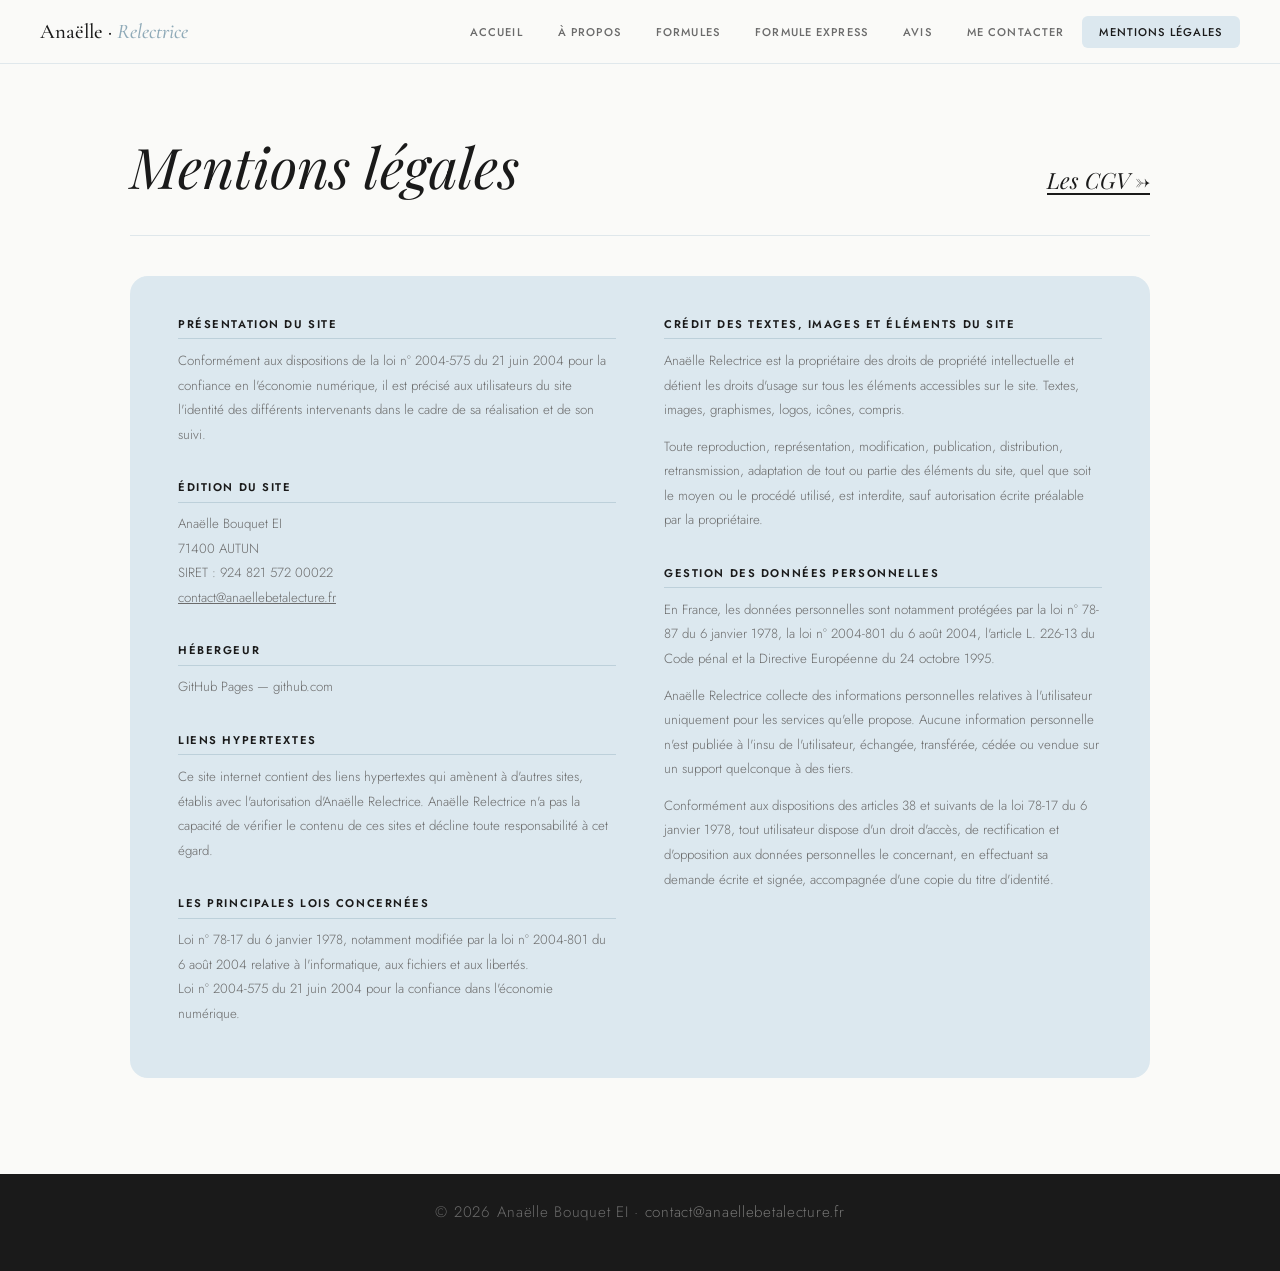
<file: mentions.html>
<!DOCTYPE html>
<html lang="fr">
<head>
<meta charset="UTF-8">
<meta name="viewport" content="width=device-width, initial-scale=1.0">
<title>Mentions légales · Anaëlle Bêta-lectrice & Alpha-lectrice</title>
<meta name="description" content="Mentions légales du site Anaëlle Relectrice — BL et AL pro.">
<meta property="og:title" content="Mentions légales · Anaëlle Bêta-lectrice & Alpha-lectrice">
<meta property="og:description" content="Mentions légales du site Anaëlle Relectrice — BL et AL pro.">
<meta property="og:type" content="website">
<link rel="icon" type="image/png" href="favicon.png">
<link rel="stylesheet" href="style.css">
<style>
  .mentions-header-row {
    display: flex;
    justify-content: space-between;
    align-items: baseline;
    flex-wrap: wrap;
    gap: 1rem;
    margin-bottom: 2.5rem;
    padding-bottom: 2rem;
    border-bottom: 1px solid rgba(197,213,224,0.5);
  }

  .cgv-link {
    font-family: 'Playfair Display', serif;
    font-size: 1.4rem;
    font-style: italic;
    text-decoration: underline;
    color: var(--noir);
    text-underline-offset: 4px;
  }
  .cgv-link:hover { color: var(--bleu-fonce); }

  .mentions-bg {
    background: var(--bleu-clair);
    border-radius: 18px;
    padding: 2.5rem 3rem;
  }

  .mentions-grid {
    display: grid;
    grid-template-columns: 1fr 1fr;
    gap: 3rem;
  }

  .mentions-section { margin-bottom: 2rem; }
  .mentions-section:last-child { margin-bottom: 0; }

  .mentions-section h3 {
    font-family: 'Jost', sans-serif;
    font-size: 0.7rem;
    font-weight: 600;
    letter-spacing: 0.14em;
    text-transform: uppercase;
    color: var(--noir);
    margin-bottom: 0.6rem;
    padding-bottom: 0.4rem;
    border-bottom: 1px solid rgba(143,170,184,0.4);
  }

  .mentions-section p,
  .mentions-section address {
    font-size: 0.83rem;
    line-height: 1.85;
    color: var(--gris);
    font-style: normal;
    margin-bottom: 0.75rem;
  }

  .mentions-section a { color: var(--gris); text-decoration: underline; }
  .mentions-section a:hover { color: var(--noir); }

  @media (max-width: 720px) {
    .mentions-grid { grid-template-columns: 1fr; gap: 0; }
    .mentions-bg { padding: 1.75rem 1.5rem; }
  }
</style>
</head>
<body>

<nav>
  <a href="index.html" class="nav-logo">Anaëlle · <span>Relectrice</span></a>
  <button class="hamburger" id="hamburger" aria-label="Menu">
    <span></span><span></span><span></span>
  </button>
  <ul class="nav-links" id="nav-links">
    <li><a href="index.html">Accueil</a></li>
    <li><a href="apropos.html">À propos</a></li>
    <li><a href="formules.html">Formules</a></li>
    <li><a href="formuleexpress.html">Formule Express</a></li>
    <li><a href="avis.html">Avis</a></li>
    <li><a href="contact.html">Me contacter</a></li>
    <li><a href="mentions.html" class="active">Mentions légales</a></li>
  </ul>
</nav>

<main>
  <div class="mentions-header-row fade-in">
    <h1 style="font-family:'Playfair Display',serif;font-size:clamp(2.2rem,5vw,3.5rem);font-weight:400;font-style:italic;">Mentions légales</h1>
    <a href="https://www.dropbox.com/scl/fi/v2z6k1czrxumfeaa1ieas/CGV.pdf?rlkey=hkow453ds3w3w0t13x53jrre2&st=hjdtgb9g&dl=0" target="_blank" class="cgv-link">Les CGV →</a>
  </div>

  <div class="mentions-bg fade-in">
    <div class="mentions-grid">
      <div>
        <div class="mentions-section">
          <h3>Présentation du site</h3>
          <p>Conformément aux dispositions de la loi n° 2004-575 du 21 juin 2004 pour la confiance en l'économie numérique, il est précisé aux utilisateurs du site l'identité des différents intervenants dans le cadre de sa réalisation et de son suivi.</p>
        </div>

        <div class="mentions-section">
          <h3>Édition du site</h3>
          <address>
            Anaëlle Bouquet EI<br>
            71400 AUTUN<br>
            SIRET : 924 821 572 00022<br>
            <a href="mailto:contact@anaellebetalecture.fr">contact@anaellebetalecture.fr</a>
          </address>
        </div>

        <div class="mentions-section">
          <h3>Hébergeur</h3>
          <p>GitHub Pages — github.com</p>
        </div>

        <div class="mentions-section">
          <h3>Liens hypertextes</h3>
          <p>Ce site internet contient des liens hypertextes qui amènent à d'autres sites, établis avec l'autorisation d'Anaëlle Relectrice. Anaëlle Relectrice n'a pas la capacité de vérifier le contenu de ces sites et décline toute responsabilité à cet égard.</p>
        </div>

        <div class="mentions-section">
          <h3>Les principales lois concernées</h3>
          <p>Loi n° 78-17 du 6 janvier 1978, notamment modifiée par la loi n° 2004-801 du 6 août 2004 relative à l'informatique, aux fichiers et aux libertés.<br>Loi n° 2004-575 du 21 juin 2004 pour la confiance dans l'économie numérique.</p>
        </div>
      </div>

      <div>
        <div class="mentions-section">
          <h3>Crédit des textes, images et éléments du site</h3>
          <p>Anaëlle Relectrice est la propriétaire des droits de propriété intellectuelle et détient les droits d'usage sur tous les éléments accessibles sur le site. Textes, images, graphismes, logos, icônes, compris.</p>
          <p>Toute reproduction, représentation, modification, publication, distribution, retransmission, adaptation de tout ou partie des éléments du site, quel que soit le moyen ou le procédé utilisé, est interdite, sauf autorisation écrite préalable par la propriétaire.</p>
        </div>

        <div class="mentions-section">
          <h3>Gestion des données personnelles</h3>
          <p>En France, les données personnelles sont notamment protégées par la loi n° 78-87 du 6 janvier 1978, la loi n° 2004-801 du 6 août 2004, l'article L. 226-13 du Code pénal et la Directive Européenne du 24 octobre 1995.</p>
          <p>Anaëlle Relectrice collecte des informations personnelles relatives à l'utilisateur uniquement pour les services qu'elle propose. Aucune information personnelle n'est publiée à l'insu de l'utilisateur, échangée, transférée, cédée ou vendue sur un support quelconque à des tiers.</p>
          <p>Conformément aux dispositions des articles 38 et suivants de la loi 78-17 du 6 janvier 1978, tout utilisateur dispose d'un droit d'accès, de rectification et d'opposition aux données personnelles le concernant, en effectuant sa demande écrite et signée, accompagnée d'une copie du titre d'identité.</p>
        </div>
      </div>
    </div>
  </div>
</main>

<footer>
  <p>© 2026 Anaëlle Bouquet EI · <a href="mailto:contact@anaellebetalecture.fr">contact@anaellebetalecture.fr</a></p>
</footer>

<script>
  const btn = document.getElementById('hamburger');
  const links = document.getElementById('nav-links');
  btn.addEventListener('click', () => links.classList.toggle('open'));
  links.querySelectorAll('a').forEach(a => a.addEventListener('click', () => links.classList.remove('open')));
  const obs = new IntersectionObserver(entries => entries.forEach(e => { if(e.isIntersecting){ e.target.classList.add('visible'); obs.unobserve(e.target); } }), {threshold:0.1});
  document.querySelectorAll('.fade-in').forEach(el => obs.observe(el));
</script>
</body>
</html>
</file>
<file: style.css>
@import url('https://fonts.googleapis.com/css2?family=Cormorant+Garamond:ital,wght@0,300;0,400;0,500;0,600;1,300;1,400;1,500&family=Playfair+Display:ital,wght@0,400;0,700;1,400;1,700&family=Jost:wght@300;400;500&display=swap');

:root {
  --bleu: #c5d5e0;
  --bleu-clair: #dce8ef;
  --bleu-fonce: #8faab8;
  --blanc: #fafaf8;
  --noir: #1a1a1a;
  --gris: #6b6b6b;
}

* { margin: 0; padding: 0; box-sizing: border-box; }
html { scroll-behavior: smooth; }
body {
  font-family: 'Jost', sans-serif;
  background: var(--blanc);
  color: var(--noir);
  font-weight: 300;
  min-height: 100vh;
  display: flex;
  flex-direction: column;
}

/* ── NAV ── */
nav {
  position: fixed;
  top: 0; left: 0; right: 0;
  z-index: 100;
  background: rgba(250,250,248,0.95);
  backdrop-filter: blur(10px);
  border-bottom: 1px solid rgba(197,213,224,0.5);
  padding: 0 2.5rem;
  display: flex;
  align-items: center;
  justify-content: space-between;
  height: 64px;
}

.nav-logo {
  font-family: 'Cormorant Garamond', serif;
  font-size: 1.3rem;
  font-weight: 500;
  color: var(--noir);
  text-decoration: none;
  white-space: nowrap;
}
.nav-logo span { font-style: italic; color: var(--bleu-fonce); }

.nav-links {
  display: flex;
  gap: 0;
  list-style: none;
}

.nav-links li a {
  display: block;
  padding: 0.5rem 1.1rem;
  font-size: 0.7rem;
  font-weight: 500;
  letter-spacing: 0.1em;
  text-transform: uppercase;
  text-decoration: none;
  color: var(--gris);
  transition: color 0.2s;
  border-radius: 6px;
}

.nav-links li a:hover { color: var(--noir); }
.nav-links li a.active {
  color: var(--noir);
  background: var(--bleu-clair);
}

.hamburger {
  display: none;
  flex-direction: column;
  gap: 5px;
  cursor: pointer;
  background: none;
  border: none;
  padding: 4px;
}
.hamburger span { display: block; width: 24px; height: 2px; background: var(--noir); transition: all 0.3s; }

/* ── PAGE WRAPPER ── */
main {
  flex: 1;
  margin-top: 64px;
  padding: 4rem 2.5rem 6rem;
  max-width: 1100px;
  width: 100%;
  margin-left: auto;
  margin-right: auto;
}

/* ── PAGE HEADER ── */
.page-header {
  margin-bottom: 3.5rem;
  padding-bottom: 2rem;
  border-bottom: 1px solid rgba(197,213,224,0.5);
}

.page-header h1 {
  font-family: 'Playfair Display', serif;
  font-size: clamp(2.8rem, 6vw, 4.5rem);
  font-weight: 400;
  font-style: italic;
  line-height: 1.05;
}

/* ── TYPOGRAPHY ── */
.section-title {
  font-family: 'Playfair Display', serif;
  font-size: clamp(1.6rem, 3.5vw, 2.4rem);
  font-weight: 400;
  font-style: italic;
  margin-bottom: 1.5rem;
  line-height: 1.1;
}

p {
  font-size: 0.95rem;
  line-height: 1.9;
  color: var(--gris);
  margin-bottom: 1.2rem;
}

strong { color: var(--noir); font-weight: 600; }

/* ── CARDS ── */
.card {
  background: var(--bleu-clair);
  border-radius: 16px;
  padding: 2rem 2.25rem;
  margin-bottom: 1.5rem;
}

/* ── FOOTER ── */
footer {
  background: var(--noir);
  color: rgba(250,250,248,0.4);
  text-align: center;
  padding: 1.5rem 2rem;
  font-size: 0.75rem;
  letter-spacing: 0.06em;
  margin-top: auto;
}
footer a { color: rgba(250,250,248,0.4); text-decoration: none; }

/* ── FADE IN ── */
.fade-in { opacity: 0; transform: translateY(18px); transition: opacity 0.6s ease, transform 0.6s ease; }
.fade-in.visible { opacity: 1; transform: none; }

/* ── MOBILE ── */
@media (max-width: 820px) {
  .nav-links { display: none; }
  .nav-links.open {
    display: flex; flex-direction: column;
    position: fixed; top: 64px; left: 0; right: 0;
    background: var(--blanc);
    border-bottom: 1px solid rgba(197,213,224,0.4);
    padding: 1rem 1.5rem 1.5rem;
    gap: 0.25rem;
    box-shadow: 0 8px 24px rgba(0,0,0,0.06);
  }
  .nav-links.open li a { padding: 0.65rem 0.75rem; }
  .hamburger { display: flex; }
  nav { padding: 0 1.5rem; }
  main { padding: 3rem 1.25rem 5rem; }
}
</file>
